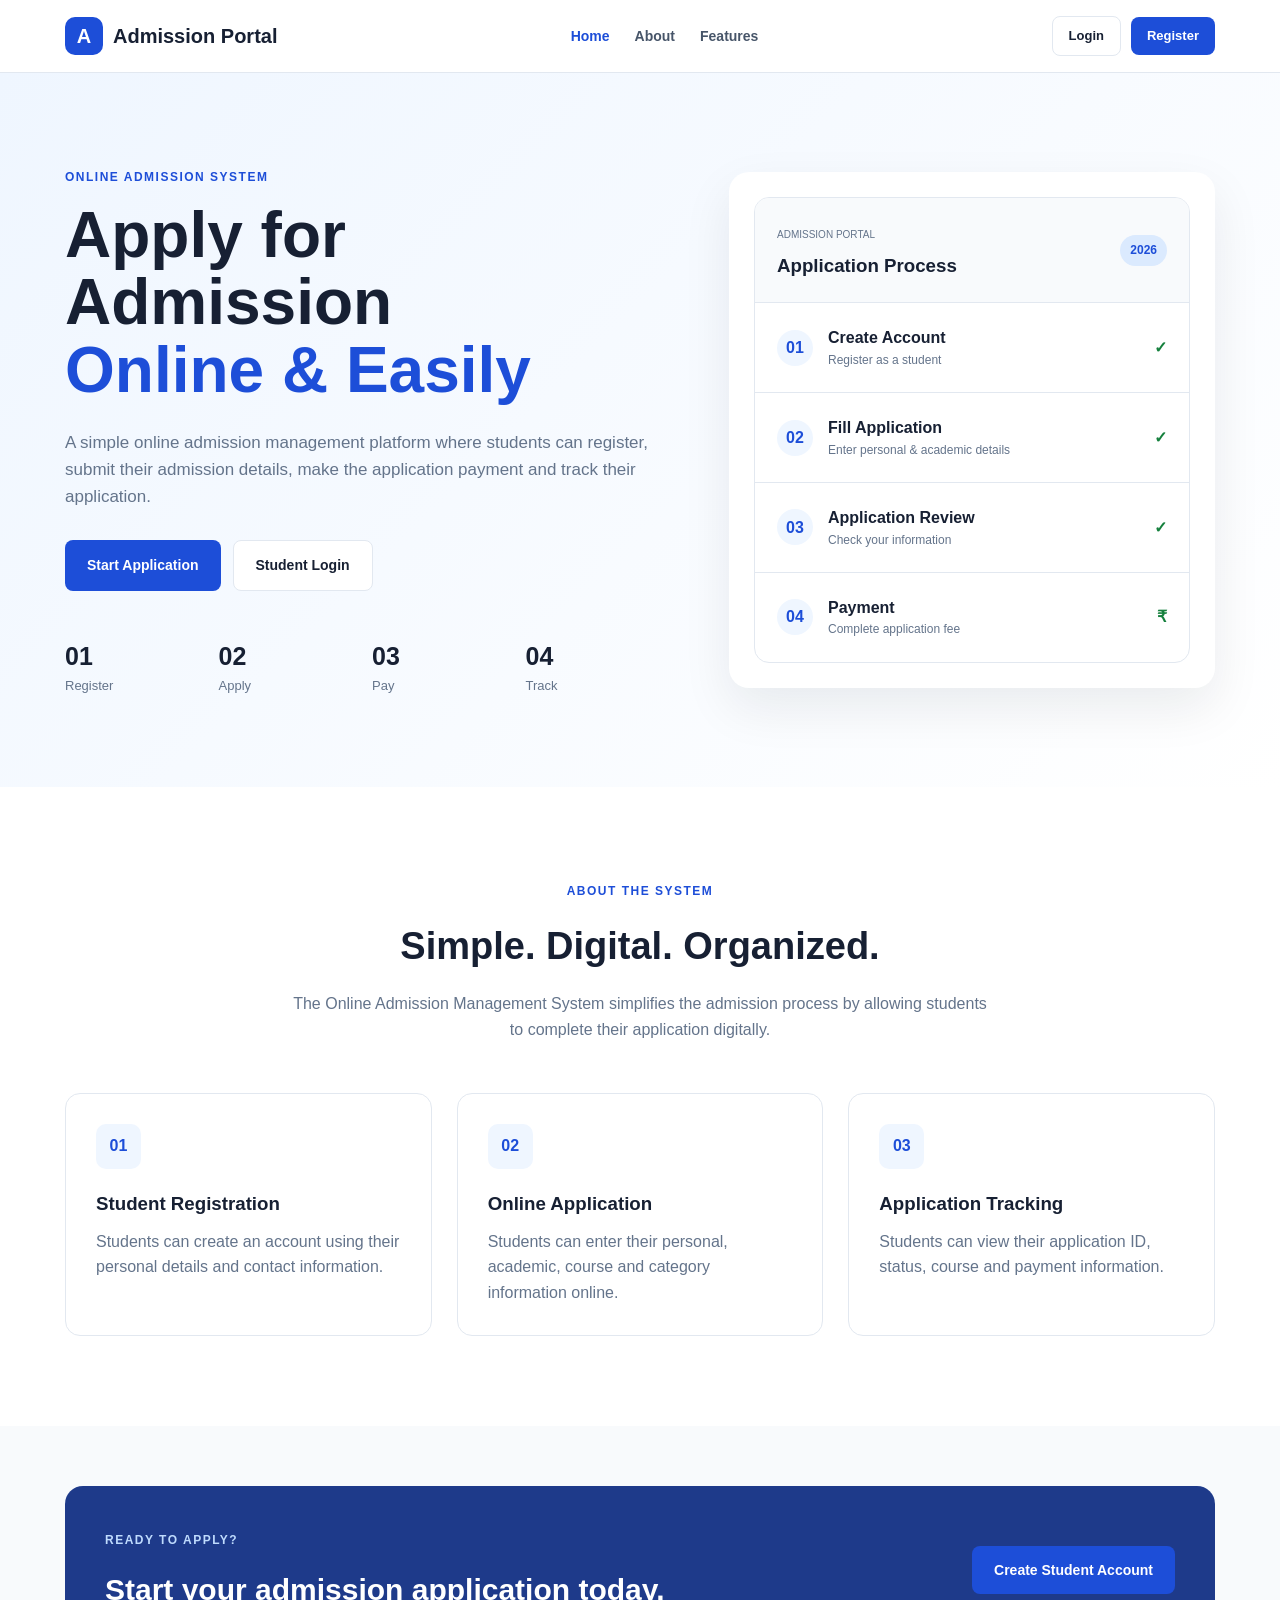
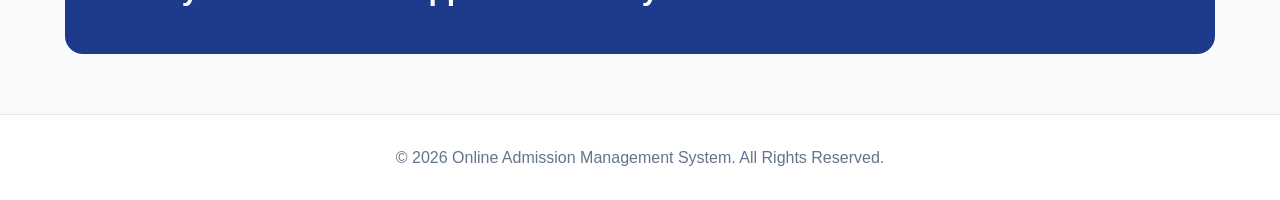
<file: index.html>
<!DOCTYPE html>
<html lang="en">
<head>
    <meta charset="UTF-8">
    <meta name="viewport" content="width=device-width, initial-scale=1.0">

    <title>Online Admission Management System</title>

    <link rel="stylesheet" href="style.css">
</head>

<body>

<header class="nav">
    <div class="container nav-inner">

        <a href="index.html" class="brand">
            <span class="logo">A</span>
            Admission Portal
        </a>

        <nav class="menu">
            <a href="index.html" class="active">Home</a>
            <a href="#about">About</a>
            <a href="#features">Features</a>
        </nav>

        <div class="nav-actions">
            <a href="login.html" class="btn btn-outline btn-sm">Login</a>
            <a href="register.html" class="btn btn-primary btn-sm">Register</a>
        </div>

    </div>
</header>


<main>

<section class="hero">

    <div class="container hero-grid">

        <div class="hero-content">

            <span class="eyebrow">
                ONLINE ADMISSION SYSTEM
            </span>

            <h1>
                Apply for Admission
                <span>Online & Easily</span>
            </h1>

            <p>
                A simple online admission management platform where
                students can register, submit their admission details,
                make the application payment and track their application.
            </p>

            <div class="hero-buttons">
                <a href="register.html" class="btn btn-primary">
                    Start Application
                </a>

                <a href="login.html" class="btn btn-outline">
                    Student Login
                </a>
            </div>

            <div class="hero-stats">

                <div>
                    <strong>01</strong>
                    <span>Register</span>
                </div>

                <div>
                    <strong>02</strong>
                    <span>Apply</span>
                </div>

                <div>
                    <strong>03</strong>
                    <span>Pay</span>
                </div>

                <div>
                    <strong>04</strong>
                    <span>Track</span>
                </div>

            </div>

        </div>


        <div class="hero-card">

            <div class="application-preview">

                <div class="preview-header">
                    <div>
                        <small>ADMISSION PORTAL</small>
                        <h3>Application Process</h3>
                    </div>

                    <span class="preview-badge">
                        2026
                    </span>
                </div>


                <div class="preview-step">
                    <span>01</span>

                    <div>
                        <strong>Create Account</strong>
                        <small>Register as a student</small>
                    </div>

                    <b>✓</b>
                </div>


                <div class="preview-step">
                    <span>02</span>

                    <div>
                        <strong>Fill Application</strong>
                        <small>Enter personal & academic details</small>
                    </div>

                    <b>✓</b>
                </div>


                <div class="preview-step">
                    <span>03</span>

                    <div>
                        <strong>Application Review</strong>
                        <small>Check your information</small>
                    </div>

                    <b>✓</b>
                </div>


                <div class="preview-step">
                    <span>04</span>

                    <div>
                        <strong>Payment</strong>
                        <small>Complete application fee</small>
                    </div>

                    <b>₹</b>
                </div>

            </div>

        </div>

    </div>

</section>


<section id="about" class="section">

    <div class="container">

        <div class="section-heading">
            <span class="eyebrow">ABOUT THE SYSTEM</span>

            <h2>
                Simple. Digital. Organized.
            </h2>

            <p>
                The Online Admission Management System simplifies
                the admission process by allowing students to complete
                their application digitally.
            </p>
        </div>


        <div class="feature-grid" id="features">

            <div class="feature-card">
                <div class="feature-icon">01</div>
                <h3>Student Registration</h3>
                <p>
                    Students can create an account using their
                    personal details and contact information.
                </p>
            </div>


            <div class="feature-card">
                <div class="feature-icon">02</div>
                <h3>Online Application</h3>
                <p>
                    Students can enter their personal, academic,
                    course and category information online.
                </p>
            </div>


            <div class="feature-card">
                <div class="feature-icon">03</div>
                <h3>Application Tracking</h3>
                <p>
                    Students can view their application ID,
                    status, course and payment information.
                </p>
            </div>

        </div>

    </div>

</section>


<section class="cta">

    <div class="container cta-box">

        <div>
            <span class="eyebrow">READY TO APPLY?</span>

            <h2>
                Start your admission application today.
            </h2>
        </div>

        <a href="register.html" class="btn btn-primary">
            Create Student Account
        </a>

    </div>

</section>

</main>


<footer>
    <p>
        © 2026 Online Admission Management System.
        All Rights Reserved.
    </p>
</footer>


<script src="script.js"></script>

</body>
</html>
</file>
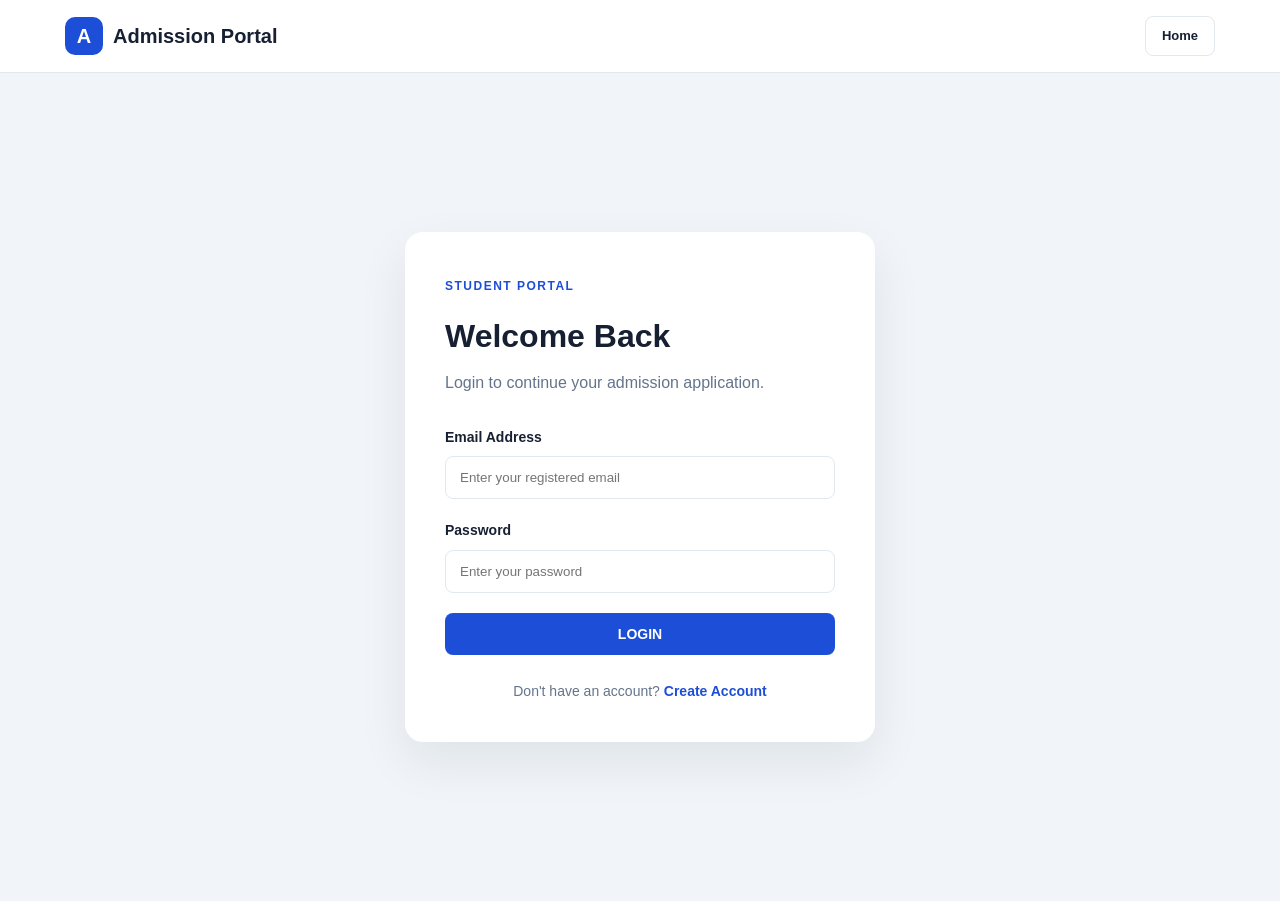
<file: admission.html>
<!DOCTYPE html>
<html lang="en">

<head>

    <meta charset="UTF-8">

    <meta
        name="viewport"
        content="width=device-width, initial-scale=1.0"
    >

    <title>Online Admission Application</title>

    <link rel="stylesheet" href="style.css">

</head>


<body>

<header class="nav">

    <div class="container nav-inner">

        <a href="dashboard.html" class="brand">

            <span class="logo">A</span>

            Admission Portal

        </a>


        <nav class="menu">

            <a href="dashboard.html">
                Dashboard
            </a>

            <a href="my-application.html">
                My Application
            </a>

        </nav>


        <button
            id="logoutBtn"
            class="btn btn-outline btn-sm"
        >
            Logout
        </button>

    </div>

</header>


<main class="admission-page">

<div class="container">

<div class="admission-container">

    <div class="page-heading">

        <span class="eyebrow">
            ONLINE ADMISSION
        </span>

        <h1>
            Admission Application
        </h1>

        <p>
            Please fill in all the required information carefully.
        </p>

    </div>


<form id="admissionForm">


<!-- PERSONAL DETAILS -->

<section class="form-section">

    <h2>
        01. Personal Details
    </h2>


    <div class="form-grid">

        <div class="form-group">

            <label for="fullName">
                Full Name
            </label>

            <input
                type="text"
                id="fullName"
                required
            >

        </div>


        <div class="form-group">

            <label for="dob">
                Date of Birth
            </label>

            <input
                type="date"
                id="dob"
                required
            >

        </div>


        <div class="form-group">

            <label for="gender">
                Gender
            </label>

            <select id="gender" required>

                <option value="">
                    Select Gender
                </option>

                <option value="Male">
                    Male
                </option>

                <option value="Female">
                    Female
                </option>

                <option value="Other">
                    Other
                </option>

            </select>

        </div>


        <div class="form-group">

            <label for="phone">
                Phone Number
            </label>

            <input
                type="tel"
                id="phone"
                maxlength="10"
                required
            >

        </div>


        <div class="form-group">

            <label for="email">
                Email Address
            </label>

            <input
                type="email"
                id="email"
                required
            >

        </div>


        <div class="form-group">

            <label for="city">
                City
            </label>

            <input
                type="text"
                id="city"
                placeholder="Enter your city"
                required
            >

        </div>

    </div>


    <div class="form-group">

        <label for="address">
            Full Address
        </label>

        <textarea
            id="address"
            rows="4"
            required
        ></textarea>

    </div>

</section>



<!-- ACADEMIC DETAILS -->

<section class="form-section">

    <h2>
        02. Academic Details
    </h2>


    <div class="form-grid">

        <div class="form-group">

            <label for="tenthBoard">
                10th Board
            </label>

            <input
                type="text"
                id="tenthBoard"
                placeholder="Example: State Board"
                required
            >

        </div>


        <div class="form-group">

            <label for="tenthYear">
                10th Passing Year
            </label>

            <input
                type="number"
                id="tenthYear"
                placeholder="Example: 2024"
                required
            >

        </div>


        <div class="form-group">

            <label for="tenthMarks">
                10th Percentage
            </label>

            <input
                type="number"
                id="tenthMarks"
                min="0"
                max="100"
                step="0.01"
                placeholder="Example: 92.50"
                required
            >

        </div>


        <div class="form-group">

            <label for="twelfthBoard">
                12th Board
            </label>

            <input
                type="text"
                id="twelfthBoard"
                placeholder="Example: State Board"
                required
            >

        </div>


        <div class="form-group">

            <label for="twelfthYear">
                12th Passing Year
            </label>

            <input
                type="number"
                id="twelfthYear"
                placeholder="Example: 2026"
                required
            >

        </div>


        <div class="form-group">

            <label for="twelfthMarks">
                12th Percentage
            </label>

            <input
                type="number"
                id="twelfthMarks"
                min="0"
                max="100"
                step="0.01"
                placeholder="Example: 88.50"
                required
            >

        </div>

    </div>

</section>



<!-- COLLEGE AND COURSE -->

<section class="form-section">

    <h2>
        03. College & Course Selection
    </h2>


    <div class="form-grid">

        <div class="form-group">

            <label for="institutionType">
                Institution Type
            </label>

            <select
                id="institutionType"
                required
            >

                <option value="">
                    Select Institution Type
                </option>

                <option value="Engineering">
                    Engineering
                </option>

                <option value="Arts & Science">
                    Arts & Science
                </option>

            </select>

        </div>


        <div class="form-group">

            <label for="college">
                Select College
            </label>

            <select
                id="college"
                disabled
                required
            >

                <option value="">
                    Select institution type first
                </option>

            </select>

        </div>


        <div class="form-group">

            <label for="course">
                Select Course
            </label>

            <select
                id="course"
                disabled
                required
            >

                <option value="">
                    Select college first
                </option>

            </select>

        </div>


        <div class="form-group">

            <label for="category">
                Admission Category
            </label>

            <select
                id="category"
                required
            >

                <option value="">
                    Select Category
                </option>

                <option value="General">
                    General
                </option>

                <option value="BC">
                    BC
                </option>

                <option value="MBC">
                    MBC
                </option>

                <option value="SC">
                    SC
                </option>

                <option value="ST">
                    ST
                </option>

            </select>

        </div>

    </div>

</section>



<!-- DOCUMENT INFORMATION -->

<section class="form-section">

    <h2>
        04. Required Documents
    </h2>


    <div class="document-notice">

        <div class="document-icon">
            📄
        </div>

        <div>

            <h3>
                Original Documents Required
            </h3>

            <p>
                PDF upload is not required in this prototype.
                Please submit the following original documents
                directly to the college during admission verification.
            </p>

            <ul>

                <li>
                    Original 10th Marksheet
                </li>

                <li>
                    Original 12th Marksheet
                </li>

                <li>
                    Original ID Proof
                </li>

                <li>
                    Original Transfer Certificate
                </li>

            </ul>

            <strong>
                Please visit the college for document verification.
            </strong>

        </div>

    </div>

</section>



<!-- DECLARATION -->

<section class="form-section">

    <div class="declaration">

        <label>

            <input
                type="checkbox"
                id="declaration"
            >

            I declare that the information provided
            above is true and correct to the best of
            my knowledge.

        </label>

    </div>


    <p id="admissionMessage"></p>


    <button
        type="submit"
        class="btn btn-primary btn-full"
    >
        Continue to Review →
    </button>

</section>

</form>



<!-- REVIEW -->

<section
    id="reviewSection"
    class="review-section"
    style="display:none;"
>

    <h2>
        Application Review
    </h2>

    <p>
        Please review your details before proceeding to payment.
    </p>


    <div class="review-box">

        <p>
            <strong>Name:</strong>
            <span id="reviewName"></span>
        </p>

        <p>
            <strong>Date of Birth:</strong>
            <span id="reviewDOB"></span>
        </p>

        <p>
            <strong>Gender:</strong>
            <span id="reviewGender"></span>
        </p>

        <p>
            <strong>Email:</strong>
            <span id="reviewEmail"></span>
        </p>

        <p>
            <strong>Phone:</strong>
            <span id="reviewPhone"></span>
        </p>

        <p>
            <strong>City:</strong>
            <span id="reviewCity"></span>
        </p>

        <p>
            <strong>10th Percentage:</strong>
            <span id="review10th"></span>%
        </p>

        <p>
            <strong>12th Percentage:</strong>
            <span id="review12th"></span>%
        </p>

        <p>
            <strong>College:</strong>
            <span id="reviewCollege"></span>
        </p>

        <p>
            <strong>Course:</strong>
            <span id="reviewCourse"></span>
        </p>

        <p>
            <strong>Category:</strong>
            <span id="reviewCategory"></span>
        </p>

    </div>


    <div class="payment-box">

        <h3>
            Application Fee
        </h3>

        <p>
            Application Fee:
            <strong>₹5,000</strong>
        </p>

        <p class="demo-note">
            Demo payment for academic project
        </p>

        <button
            type="button"
            id="paymentButton"
            class="btn btn-primary"
        >
            PAY ₹5,000 & SUBMIT
        </button>

    </div>


    <p id="paymentMessage"></p>

</section>

</div>

</div>

</main>


<footer>

    <p>
        © 2026 Online Admission Management System.
        All Rights Reserved.
    </p>

</footer>


<script src="script.js"></script>

</body>
</html>
</file>
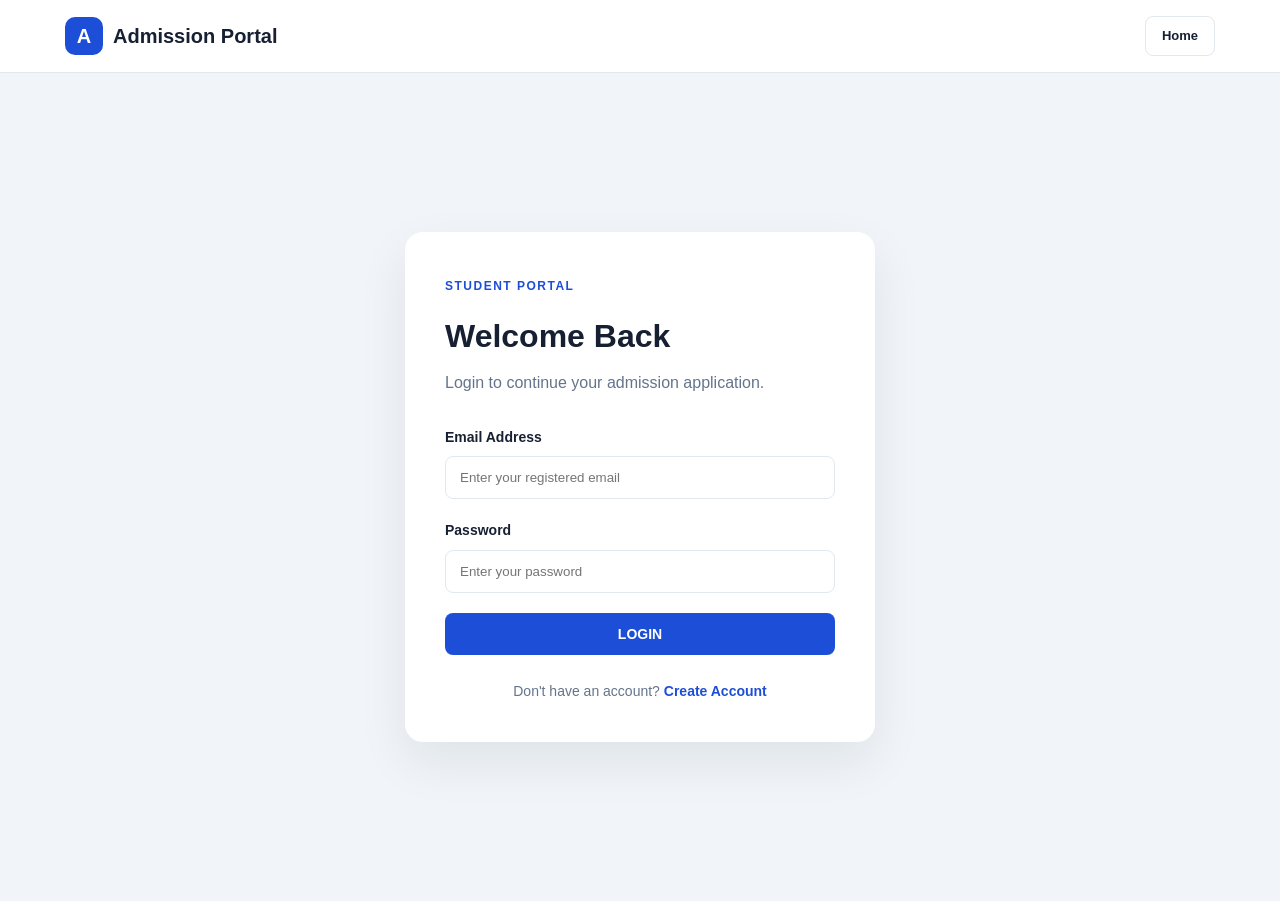
<file: dashboard.html>
<!DOCTYPE html>
<html lang="en">

<head>

    <meta charset="UTF-8">
    <meta
        name="viewport"
        content="width=device-width, initial-scale=1.0"
    >

    <title>Student Dashboard | Admission Portal</title>

    <link rel="stylesheet" href="style.css">

</head>


<body>

<header class="nav">

    <div class="container nav-inner">

        <a href="dashboard.html" class="brand">

            <span class="logo">A</span>

            Admission Portal

        </a>


        <nav class="menu">

            <a
                href="dashboard.html"
                class="active"
            >
                Dashboard
            </a>

            <a href="my-application.html">
                My Application
            </a>

        </nav>


        <div class="nav-actions">

            <button
                id="logoutBtn"
                class="btn btn-outline btn-sm"
            >
                Logout
            </button>

        </div>

    </div>

</header>


<main
    class="dashboard-page"
    id="dashboard"
>

    <div class="container">

        <section class="welcome">

            <span class="eyebrow">
                STUDENT DASHBOARD
            </span>

            <h1>
                Welcome Back,
                <span id="dName">Student</span>
            </h1>

            <p>
                Manage your admission application from here.
            </p>

        </section>


        <section class="dashboard-stats">

            <div class="dashboard-card">

                <span>Student ID</span>

                <strong id="dStudentId">
                    -
                </strong>

            </div>


            <div class="dashboard-card">

                <span>Application Status</span>

                <strong id="dApplicationStatus">
                    Not Submitted
                </strong>

            </div>


            <div class="dashboard-card">

                <span>Selected Course</span>

                <strong id="dCourse">
                    Not Selected
                </strong>

            </div>


            <div class="dashboard-card">

                <span>Registration</span>

                <strong class="status-success">
                    Completed
                </strong>

            </div>

        </section>


        <section class="dashboard-panel">

            <div>

                <span class="eyebrow">
                    ADMISSION APPLICATION
                </span>

                <h2>
                    Complete Your Admission Application
                </h2>

                <p>
                    Enter your personal details, academic details,
                    course information and complete the application.
                </p>

            </div>


            <button
                id="startBtn"
                class="btn btn-primary"
            >
                START APPLICATION
            </button>

        </section>


        <section class="dashboard-panel">

            <div>

                <span class="eyebrow">
                    PROFILE
                </span>

                <h2>
                    Student Profile
                </h2>

            </div>


            <div class="profile-grid">

                <div>
                    <span>Full Name</span>
                    <strong id="pName">-</strong>
                </div>

                <div>
                    <span>Email</span>
                    <strong id="pEmail">-</strong>
                </div>

                <div>
                    <span>Mobile</span>
                    <strong id="pMobile">-</strong>
                </div>

            </div>

        </section>


        <div id="alert" class="alert"></div>

    </div>

</main>


<script src="script.js"></script>

</body>
</html>
</file>
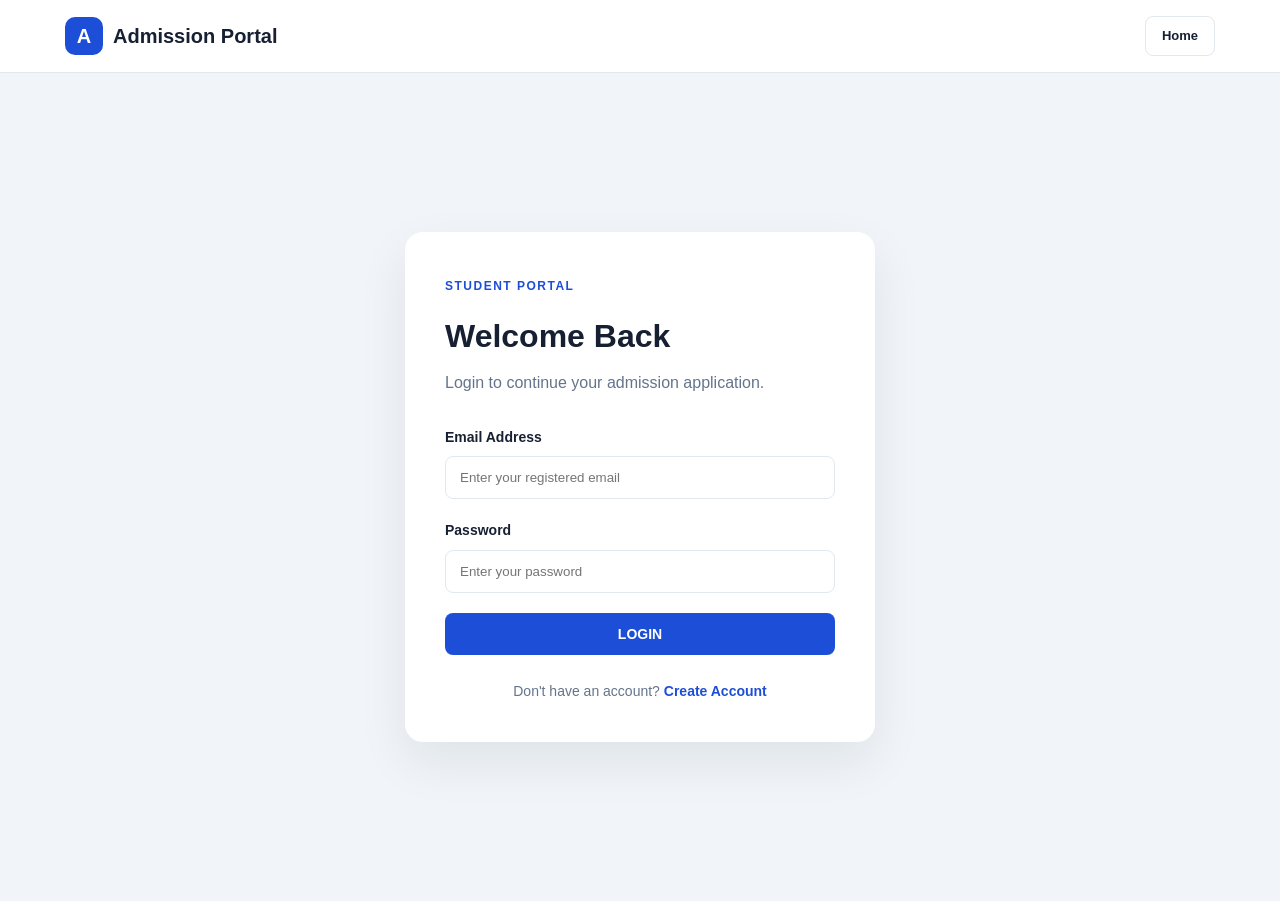
<file: login.html>
<!DOCTYPE html>
<html lang="en">
<head>

    <meta charset="UTF-8">
    <meta name="viewport" content="width=device-width, initial-scale=1.0">

    <title>Student Login | Admission Portal</title>

    <link rel="stylesheet" href="style.css">

</head>

<body class="auth-page">

<header class="nav">

    <div class="container nav-inner">

        <a href="index.html" class="brand">
            <span class="logo">A</span>
            Admission Portal
        </a>

        <a href="index.html" class="btn btn-outline btn-sm">
            Home
        </a>

    </div>

</header>


<main class="auth-wrapper">

    <div class="auth-card">

        <div class="auth-heading">

            <span class="eyebrow">
                STUDENT PORTAL
            </span>

            <h1>Welcome Back</h1>

            <p>
                Login to continue your admission application.
            </p>

        </div>


        <form id="loginForm">

            <div class="form-group">

                <label for="email">
                    Email Address
                </label>

                <input
                    type="email"
                    id="email"
                    placeholder="Enter your registered email"
                    required
                >

            </div>


            <div class="form-group">

                <label for="password">
                    Password
                </label>

                <input
                    type="password"
                    id="password"
                    placeholder="Enter your password"
                    required
                >

            </div>


            <button
                type="submit"
                class="btn btn-primary btn-full"
            >
                LOGIN
            </button>

        </form>


        <div id="alert" class="alert"></div>


        <div class="switch">

            Don't have an account?

            <a href="register.html">
                Create Account
            </a>

        </div>

    </div>

</main>


<script src="script.js"></script>

</body>
</html>
</file>
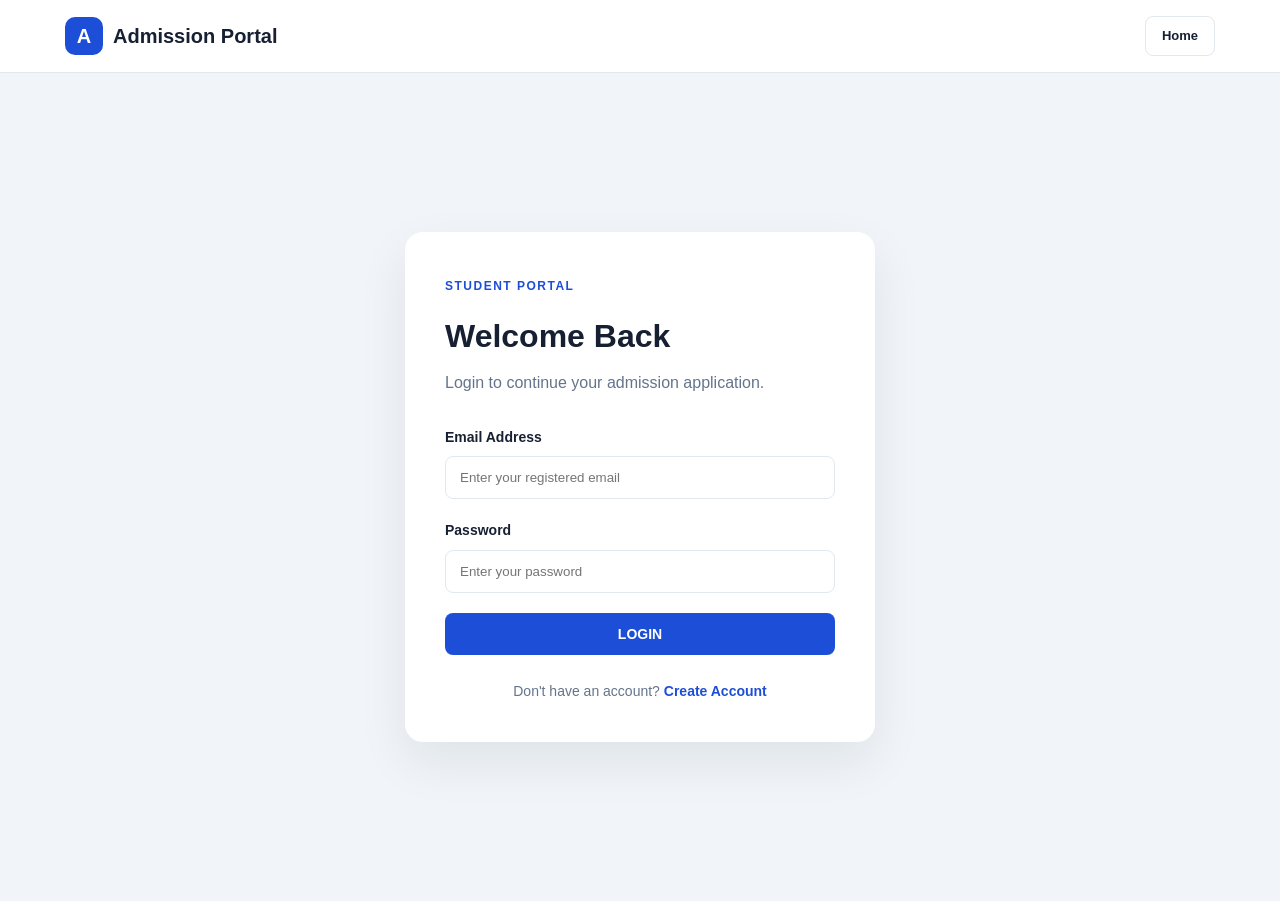
<file: my-application.html>
<!DOCTYPE html>
<html lang="en">

<head>

    <meta charset="UTF-8">

    <meta
        name="viewport"
        content="width=device-width, initial-scale=1.0"
    >

    <title>My Application | Admission Portal</title>

    <link rel="stylesheet" href="style.css">

</head>


<body>

<header class="nav">

    <div class="container nav-inner">

        <a href="dashboard.html" class="brand">

            <span class="logo">A</span>

            Admission Portal

        </a>


        <nav class="menu">

            <a href="dashboard.html">
                Dashboard
            </a>

            <a
                href="my-application.html"
                class="active"
            >
                My Application
            </a>

        </nav>


        <button
            id="logoutBtn"
            class="btn btn-outline btn-sm"
        >
            Logout
        </button>

    </div>

</header>


<main
    class="application-page"
    id="applicationPage"
>

<div class="container">

    <div class="page-heading">

        <span class="eyebrow">
            STUDENT PORTAL
        </span>

        <h1>
            My Application
        </h1>

        <p>
            View your submitted admission application details.
        </p>

    </div>


    <div
        id="applicationLoading"
        class="application-card"
    >
        Loading application...
    </div>


    <div
        id="applicationContent"
        style="display:none;"
    >

        <div class="application-status-card">

            <div>

                <span>
                    APPLICATION ID
                </span>

                <h2 id="applicationId">
                    -
                </h2>

            </div>


            <div>

                <span>
                    STATUS
                </span>

                <strong
                    id="applicationStatus"
                    class="status-success"
                >
                    -
                </strong>

            </div>

        </div>


        <div class="application-card">

            <h2>
                Personal Details
            </h2>


            <div class="detail-grid">

                <div>
                    <span>Full Name</span>
                    <strong id="aName">-</strong>
                </div>

                <div>
                    <span>Date of Birth</span>
                    <strong id="aDob">-</strong>
                </div>

                <div>
                    <span>Gender</span>
                    <strong id="aGender">-</strong>
                </div>

                <div>
                    <span>Phone</span>
                    <strong id="aPhone">-</strong>
                </div>

                <div>
                    <span>Email</span>
                    <strong id="aEmail">-</strong>
                </div>

                <div>
                    <span>City</span>
                    <strong id="aCity">-</strong>
                </div>

            </div>

        </div>


        <div class="application-card">

            <h2>
                Academic Details
            </h2>


            <div class="detail-grid">

                <div>
                    <span>10th Board</span>
                    <strong id="a10Board">-</strong>
                </div>

                <div>
                    <span>10th Year</span>
                    <strong id="a10Year">-</strong>
                </div>

                <div>
                    <span>10th Percentage</span>
                    <strong id="a10Marks">-</strong>
                </div>

                <div>
                    <span>12th Board</span>
                    <strong id="a12Board">-</strong>
                </div>

                <div>
                    <span>12th Year</span>
                    <strong id="a12Year">-</strong>
                </div>

                <div>
                    <span>12th Percentage</span>
                    <strong id="a12Marks">-</strong>
                </div>

            </div>

        </div>


        <div class="application-card">

            <h2>
                Course Details
            </h2>


            <div class="detail-grid">

                <div>
                    <span>Institution Type</span>
                    <strong id="aInstitution">-</strong>
                </div>

                <div>
                    <span>College</span>
                    <strong id="aCollege">-</strong>
                </div>

                <div>
                    <span>Course</span>
                    <strong id="aCourse">-</strong>
                </div>

                <div>
                    <span>Category</span>
                    <strong id="aCategory">-</strong>
                </div>

            </div>

        </div>


        <div class="application-card">

            <h2>
                Payment Details
            </h2>


            <div class="detail-grid">

                <div>
                    <span>Application Fee</span>
                    <strong>₹5,000</strong>
                </div>

                <div>
                    <span>Payment Status</span>
                    <strong id="aPaymentStatus">
                        -
                    </strong>
                </div>

                <div>
                    <span>Payment Reference</span>
                    <strong id="aPaymentReference">
                        -
                    </strong>
                </div>

                <div>
                    <span>Application Date</span>
                    <strong id="aDate">
                        -
                    </strong>
                </div>

            </div>

        </div>


        <div class="document-notice">

            <div class="document-icon">
                📄
            </div>

            <div>

                <h3>
                    Original Documents
                </h3>

                <p>
                    Please submit the original documents to the
                    college and visit the college for verification.
                </p>

            </div>

        </div>

    </div>


    <div id="applicationAlert" class="alert"></div>

</div>

</main>


<footer>

    <p>
        © 2026 Online Admission Management System.
        All Rights Reserved.
    </p>

</footer>


<script src="script.js"></script>

</body>
</html>
</file>
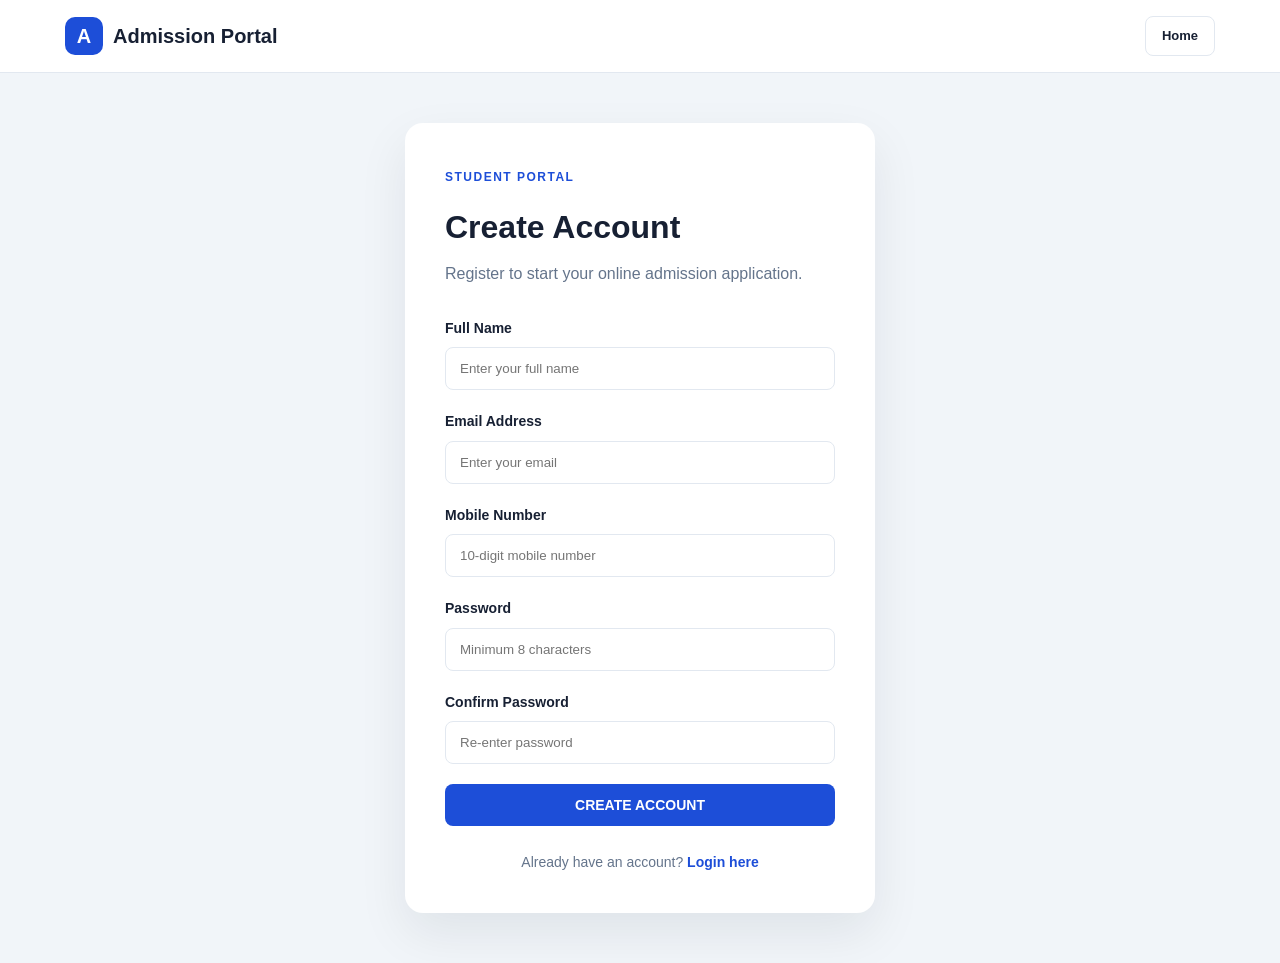
<file: register.html>
<!DOCTYPE html>
<html lang="en">
<head>

    <meta charset="UTF-8">
    <meta name="viewport" content="width=device-width, initial-scale=1.0">

    <title>Student Registration | Admission Portal</title>

    <link rel="stylesheet" href="style.css">

</head>

<body class="auth-page">

<header class="nav">

    <div class="container nav-inner">

        <a href="index.html" class="brand">
            <span class="logo">A</span>
            Admission Portal
        </a>

        <a href="index.html" class="btn btn-outline btn-sm">
            Home
        </a>

    </div>

</header>


<main class="auth-wrapper">

    <div class="auth-card">

        <div id="formHead" class="auth-heading">

            <span class="eyebrow">
                STUDENT PORTAL
            </span>

            <h1>Create Account</h1>

            <p>
                Register to start your online admission application.
            </p>

        </div>


        <form id="registerForm">

            <div class="form-group">

                <label for="fullName">
                    Full Name
                </label>

                <input
                    type="text"
                    id="fullName"
                    placeholder="Enter your full name"
                    required
                >

            </div>


            <div class="form-group">

                <label for="email">
                    Email Address
                </label>

                <input
                    type="email"
                    id="email"
                    placeholder="Enter your email"
                    required
                >

            </div>


            <div class="form-group">

                <label for="mobile">
                    Mobile Number
                </label>

                <input
                    type="tel"
                    id="mobile"
                    maxlength="10"
                    placeholder="10-digit mobile number"
                    required
                >

            </div>


            <div class="form-group">

                <label for="password">
                    Password
                </label>

                <input
                    type="password"
                    id="password"
                    placeholder="Minimum 8 characters"
                    required
                >

            </div>


            <div class="form-group">

                <label for="confirmPassword">
                    Confirm Password
                </label>

                <input
                    type="password"
                    id="confirmPassword"
                    placeholder="Re-enter password"
                    required
                >

            </div>


            <button
                type="submit"
                class="btn btn-primary btn-full"
            >
                CREATE ACCOUNT
            </button>

        </form>


        <div id="alert" class="alert"></div>


        <div id="success" class="success-card">

            <h2>Registration Successful!</h2>

            <p>
                Your Student ID is:
            </p>

            <strong id="studentId"></strong>

            <a href="login.html" class="btn btn-primary btn-full">
                Go to Login
            </a>

        </div>


        <div class="switch">

            Already have an account?

            <a href="login.html">
                Login here
            </a>

        </div>

    </div>

</main>


<script src="script.js"></script>

</body>
</html>
</file>
<file: style.css>
* {
    margin: 0;
    padding: 0;
    box-sizing: border-box;
}

:root {
    --primary: #1d4ed8;
    --primary-dark: #1e3a8a;
    --text: #172033;
    --muted: #64748b;
    --light: #f5f7fb;
    --white: #ffffff;
    --border: #e2e8f0;
    --success: #15803d;
    --danger: #dc2626;
    --shadow: 0 20px 50px rgba(15, 23, 42, 0.08);
}

body {
    font-family: Arial, Helvetica, sans-serif;
    color: var(--text);
    background: #f8fafc;
    line-height: 1.6;
}

a {
    text-decoration: none;
    color: inherit;
}

button,
input,
select,
textarea {
    font-family: inherit;
}

.container {
    width: min(1150px, 92%);
    margin: auto;
}


/* ================= NAVBAR ================= */

.nav {
    background: white;
    border-bottom: 1px solid var(--border);
    position: sticky;
    top: 0;
    z-index: 100;
}

.nav-inner {
    min-height: 72px;
    display: flex;
    align-items: center;
    justify-content: space-between;
    gap: 25px;
}

.brand {
    display: flex;
    align-items: center;
    gap: 10px;
    font-size: 20px;
    font-weight: 700;
}

.logo {
    width: 38px;
    height: 38px;
    border-radius: 10px;
    background: var(--primary);
    color: white;
    display: grid;
    place-items: center;
    font-weight: 800;
}

.menu {
    display: flex;
    gap: 25px;
    align-items: center;
}

.menu a {
    color: #475569;
    font-size: 14px;
    font-weight: 600;
}

.menu a:hover,
.menu a.active {
    color: var(--primary);
}

.nav-actions {
    display: flex;
    gap: 10px;
    align-items: center;
}


/* ================= BUTTONS ================= */

.btn {
    display: inline-flex;
    align-items: center;
    justify-content: center;
    border: 0;
    border-radius: 8px;
    padding: 13px 22px;
    cursor: pointer;
    font-weight: 700;
    font-size: 14px;
    transition: 0.2s;
}

.btn:hover {
    transform: translateY(-1px);
}

.btn-primary {
    background: var(--primary);
    color: white;
}

.btn-primary:hover {
    background: var(--primary-dark);
}

.btn-outline {
    background: white;
    border: 1px solid var(--border);
    color: var(--text);
}

.btn-outline:hover {
    border-color: var(--primary);
    color: var(--primary);
}

.btn-sm {
    padding: 9px 16px;
    font-size: 13px;
}

.btn-full {
    width: 100%;
}


/* ================= HOME ================= */

.hero {
    padding: 90px 0;
    background:
        linear-gradient(
            135deg,
            #eff6ff,
            #ffffff
        );
}

.hero-grid {
    display: grid;
    grid-template-columns: 1.1fr 0.9fr;
    gap: 70px;
    align-items: center;
}

.eyebrow {
    display: inline-block;
    font-size: 12px;
    font-weight: 800;
    color: var(--primary);
    letter-spacing: 1.5px;
    margin-bottom: 15px;
}

.hero h1 {
    font-size: clamp(40px, 5vw, 68px);
    line-height: 1.05;
    margin-bottom: 25px;
}

.hero h1 span {
    color: var(--primary);
    display: block;
}

.hero p {
    color: var(--muted);
    max-width: 650px;
    font-size: 17px;
}

.hero-buttons {
    display: flex;
    gap: 12px;
    margin-top: 30px;
}

.hero-stats {
    display: grid;
    grid-template-columns: repeat(4, 1fr);
    gap: 20px;
    margin-top: 45px;
}

.hero-stats div {
    display: flex;
    flex-direction: column;
}

.hero-stats strong {
    font-size: 25px;
}

.hero-stats span {
    color: var(--muted);
    font-size: 13px;
}

.hero-card {
    background: white;
    border-radius: 20px;
    padding: 25px;
    box-shadow: var(--shadow);
}

.application-preview {
    border: 1px solid var(--border);
    border-radius: 15px;
    overflow: hidden;
}

.preview-header {
    padding: 22px;
    background: #f8fafc;
    display: flex;
    justify-content: space-between;
    align-items: center;
}

.preview-header small {
    color: var(--muted);
    font-size: 10px;
}

.preview-header h3 {
    margin-top: 5px;
}

.preview-badge {
    background: #dbeafe;
    color: var(--primary);
    padding: 6px 10px;
    border-radius: 20px;
    font-size: 12px;
    font-weight: 700;
}

.preview-step {
    padding: 22px;
    display: flex;
    gap: 15px;
    align-items: center;
    border-top: 1px solid var(--border);
}

.preview-step > span {
    width: 36px;
    height: 36px;
    border-radius: 50%;
    display: grid;
    place-items: center;
    background: #eff6ff;
    color: var(--primary);
    font-weight: 700;
}

.preview-step div {
    flex: 1;
}

.preview-step strong,
.preview-step small {
    display: block;
}

.preview-step small {
    color: var(--muted);
    font-size: 12px;
}

.preview-step b {
    color: var(--success);
}


/* ================= SECTIONS ================= */

.section {
    padding: 90px 0;
    background: white;
}

.section-heading {
    text-align: center;
    max-width: 700px;
    margin: auto;
}

.section-heading h2 {
    font-size: 38px;
    margin-bottom: 15px;
}

.section-heading p {
    color: var(--muted);
}

.feature-grid {
    margin-top: 50px;
    display: grid;
    grid-template-columns: repeat(3, 1fr);
    gap: 25px;
}

.feature-card {
    padding: 30px;
    border: 1px solid var(--border);
    border-radius: 15px;
    background: white;
}

.feature-icon {
    width: 45px;
    height: 45px;
    border-radius: 10px;
    background: #eff6ff;
    color: var(--primary);
    display: grid;
    place-items: center;
    font-weight: 800;
    margin-bottom: 20px;
}

.feature-card p {
    color: var(--muted);
    margin-top: 10px;
}


/* ================= CTA ================= */

.cta {
    padding: 60px 0;
}

.cta-box {
    background: var(--primary-dark);
    color: white;
    border-radius: 18px;
    padding: 40px;
    display: flex;
    justify-content: space-between;
    align-items: center;
    gap: 30px;
}

.cta-box .eyebrow {
    color: #bfdbfe;
}

.cta-box h2 {
    font-size: 30px;
}


/* ================= FOOTER ================= */

footer {
    text-align: center;
    padding: 30px 20px;
    color: var(--muted);
    background: white;
    border-top: 1px solid var(--border);
}


/* ================= AUTH ================= */

.auth-page {
    min-height: 100vh;
    background: #f1f5f9;
}

.auth-wrapper {
    min-height: calc(100vh - 72px);
    display: grid;
    place-items: center;
    padding: 50px 20px;
}

.auth-card {
    width: min(470px, 100%);
    background: white;
    border-radius: 18px;
    padding: 40px;
    box-shadow: var(--shadow);
}

.auth-heading {
    margin-bottom: 30px;
}

.auth-heading h1 {
    font-size: 32px;
    margin-bottom: 8px;
}

.auth-heading p {
    color: var(--muted);
}

.form-group {
    margin-bottom: 20px;
}

.form-group label {
    display: block;
    margin-bottom: 8px;
    font-weight: 700;
    font-size: 14px;
}

.form-group input,
.form-group select,
.form-group textarea {
    width: 100%;
    border: 1px solid var(--border);
    border-radius: 8px;
    padding: 13px 14px;
    outline: none;
    background: white;
    color: var(--text);
}

.form-group input:focus,
.form-group select:focus,
.form-group textarea:focus {
    border-color: var(--primary);
    box-shadow: 0 0 0 3px #dbeafe;
}

.switch {
    text-align: center;
    margin-top: 25px;
    color: var(--muted);
    font-size: 14px;
}

.switch a {
    color: var(--primary);
    font-weight: 700;
}

.alert {
    display: none;
    margin-top: 15px;
    padding: 12px 15px;
    border-radius: 8px;
    font-size: 14px;
}

.alert:not(:empty) {
    display: block;
}

.alert.success {
    background: #dcfce7;
    color: #166534;
}

.alert.error {
    background: #fee2e2;
    color: #991b1b;
}

.success-card {
    display: none;
    margin-top: 20px;
    padding: 25px;
    background: #f0fdf4;
    border: 1px solid #bbf7d0;
    border-radius: 12px;
}

.success-card h2 {
    color: var(--success);
    margin-bottom: 8px;
}

.success-card strong {
    display: block;
    font-size: 24px;
    margin: 8px 0 20px;
}


/* ================= DASHBOARD ================= */

.dashboard-page {
    padding: 60px 0;
}

.welcome {
    margin-bottom: 35px;
}

.welcome h1 {
    font-size: 40px;
}

.welcome h1 span {
    color: var(--primary);
}

.welcome p {
    color: var(--muted);
}

.dashboard-stats {
    display: grid;
    grid-template-columns: repeat(4, 1fr);
    gap: 18px;
}

.dashboard-card {
    background: white;
    border: 1px solid var(--border);
    border-radius: 14px;
    padding: 25px;
}

.dashboard-card span,
.profile-grid span,
.detail-grid span {
    display: block;
    color: var(--muted);
    font-size: 13px;
    margin-bottom: 5px;
}

.dashboard-card strong {
    font-size: 20px;
}

.status-success {
    color: var(--success);
}

.dashboard-panel {
    margin-top: 25px;
    padding: 30px;
    background: white;
    border: 1px solid var(--border);
    border-radius: 15px;
    display: flex;
    justify-content: space-between;
    align-items: center;
    gap: 25px;
}

.dashboard-panel h2 {
    margin-bottom: 7px;
}

.dashboard-panel p {
    color: var(--muted);
}

.profile-grid {
    margin-top: 25px;
    display: grid;
    grid-template-columns: repeat(3, 1fr);
    gap: 20px;
}


/* ================= ADMISSION ================= */

.admission-page {
    padding: 60px 0 80px;
}

.page-heading {
    margin-bottom: 35px;
}

.page-heading h1 {
    font-size: 42px;
    margin-bottom: 8px;
}

.page-heading p {
    color: var(--muted);
}

.admission-container {
    max-width: 950px;
    margin: auto;
}

.form-section {
    background: white;
    border: 1px solid var(--border);
    border-radius: 15px;
    padding: 30px;
    margin-bottom: 25px;
}

.form-section h2 {
    margin-bottom: 25px;
    font-size: 22px;
}

.form-grid {
    display: grid;
    grid-template-columns: repeat(2, 1fr);
    gap: 0 22px;
}

.document-notice {
    display: flex;
    gap: 20px;
    padding: 25px;
    border-radius: 12px;
    background: #eff6ff;
    border: 1px solid #bfdbfe;
}

.document-icon {
    font-size: 30px;
}

.document-notice h3 {
    margin-bottom: 7px;
}

.document-notice p {
    color: var(--muted);
}

.document-notice ul {
    margin: 15px 0 15px 20px;
}

.document-notice strong {
    color: var(--primary-dark);
}

.declaration {
    padding: 18px;
    background: #f8fafc;
    border-radius: 10px;
    margin-bottom: 20px;
}

.declaration label {
    display: flex;
    gap: 10px;
    align-items: flex-start;
    font-size: 14px;
}

.declaration input {
    margin-top: 5px;
}

.review-section {
    background: white;
    border: 1px solid var(--border);
    border-radius: 15px;
    padding: 30px;
}

.review-section > p {
    color: var(--muted);
    margin-bottom: 25px;
}

.review-box {
    background: #f8fafc;
    border-radius: 12px;
    padding: 25px;
    margin-bottom: 25px;
}

.review-box p {
    padding: 10px 0;
    border-bottom: 1px solid var(--border);
}

.review-box p:last-child {
    border-bottom: 0;
}

.payment-box {
    padding: 30px;
    background: #eff6ff;
    border: 1px solid #bfdbfe;
    border-radius: 14px;
    text-align: center;
}

.payment-box h3 {
    font-size: 24px;
}

.payment-box strong {
    color: var(--primary);
    font-size: 20px;
}

.demo-note {
    color: var(--muted);
    margin: 10px 0 20px;
}

#paymentMessage {
    margin-top: 20px;
}


/* ================= APPLICATION ================= */

.application-page {
    padding: 60px 0 80px;
}

.application-card {
    background: white;
    border: 1px solid var(--border);
    border-radius: 15px;
    padding: 30px;
    margin-bottom: 20px;
}

.application-card h2 {
    margin-bottom: 25px;
}

.application-status-card {
    background: var(--primary-dark);
    color: white;
    border-radius: 15px;
    padding: 30px;
    display: flex;
    justify-content: space-between;
    gap: 30px;
    margin-bottom: 25px;
}

.application-status-card span {
    display: block;
    font-size: 12px;
    opacity: 0.75;
    margin-bottom: 5px;
}

.application-status-card h2 {
    margin: 0;
}

.application-status-card strong {
    color: #86efac;
}

.detail-grid {
    display: grid;
    grid-template-columns: repeat(3, 1fr);
    gap: 25px;
}

.document-notice + * {
    margin-top: 20px;
}


/* ================= RESPONSIVE ================= */

@media (max-width: 850px) {

    .hero-grid {
        grid-template-columns: 1fr;
    }

    .feature-grid {
        grid-template-columns: 1fr;
    }

    .dashboard-stats {
        grid-template-columns: repeat(2, 1fr);
    }

    .detail-grid {
        grid-template-columns: repeat(2, 1fr);
    }

    .menu {
        display: none;
    }

}


@media (max-width: 600px) {

    .hero {
        padding: 55px 0;
    }

    .hero h1 {
        font-size: 42px;
    }

    .hero-buttons {
        flex-direction: column;
    }

    .hero-buttons .btn {
        width: 100%;
    }

    .hero-stats {
        grid-template-columns: repeat(2, 1fr);
    }

    .cta-box {
        flex-direction: column;
        align-items: flex-start;
    }

    .form-grid {
        grid-template-columns: 1fr;
    }

    .dashboard-stats {
        grid-template-columns: 1fr;
    }

    .dashboard-panel {
        flex-direction: column;
        align-items: flex-start;
    }

    .profile-grid,
    .detail-grid {
        grid-template-columns: 1fr;
    }

    .application-status-card {
        flex-direction: column;
    }

    .auth-card {
        padding: 25px;
    }

    .page-heading h1 {
        font-size: 34px;
    }

}
</file>
